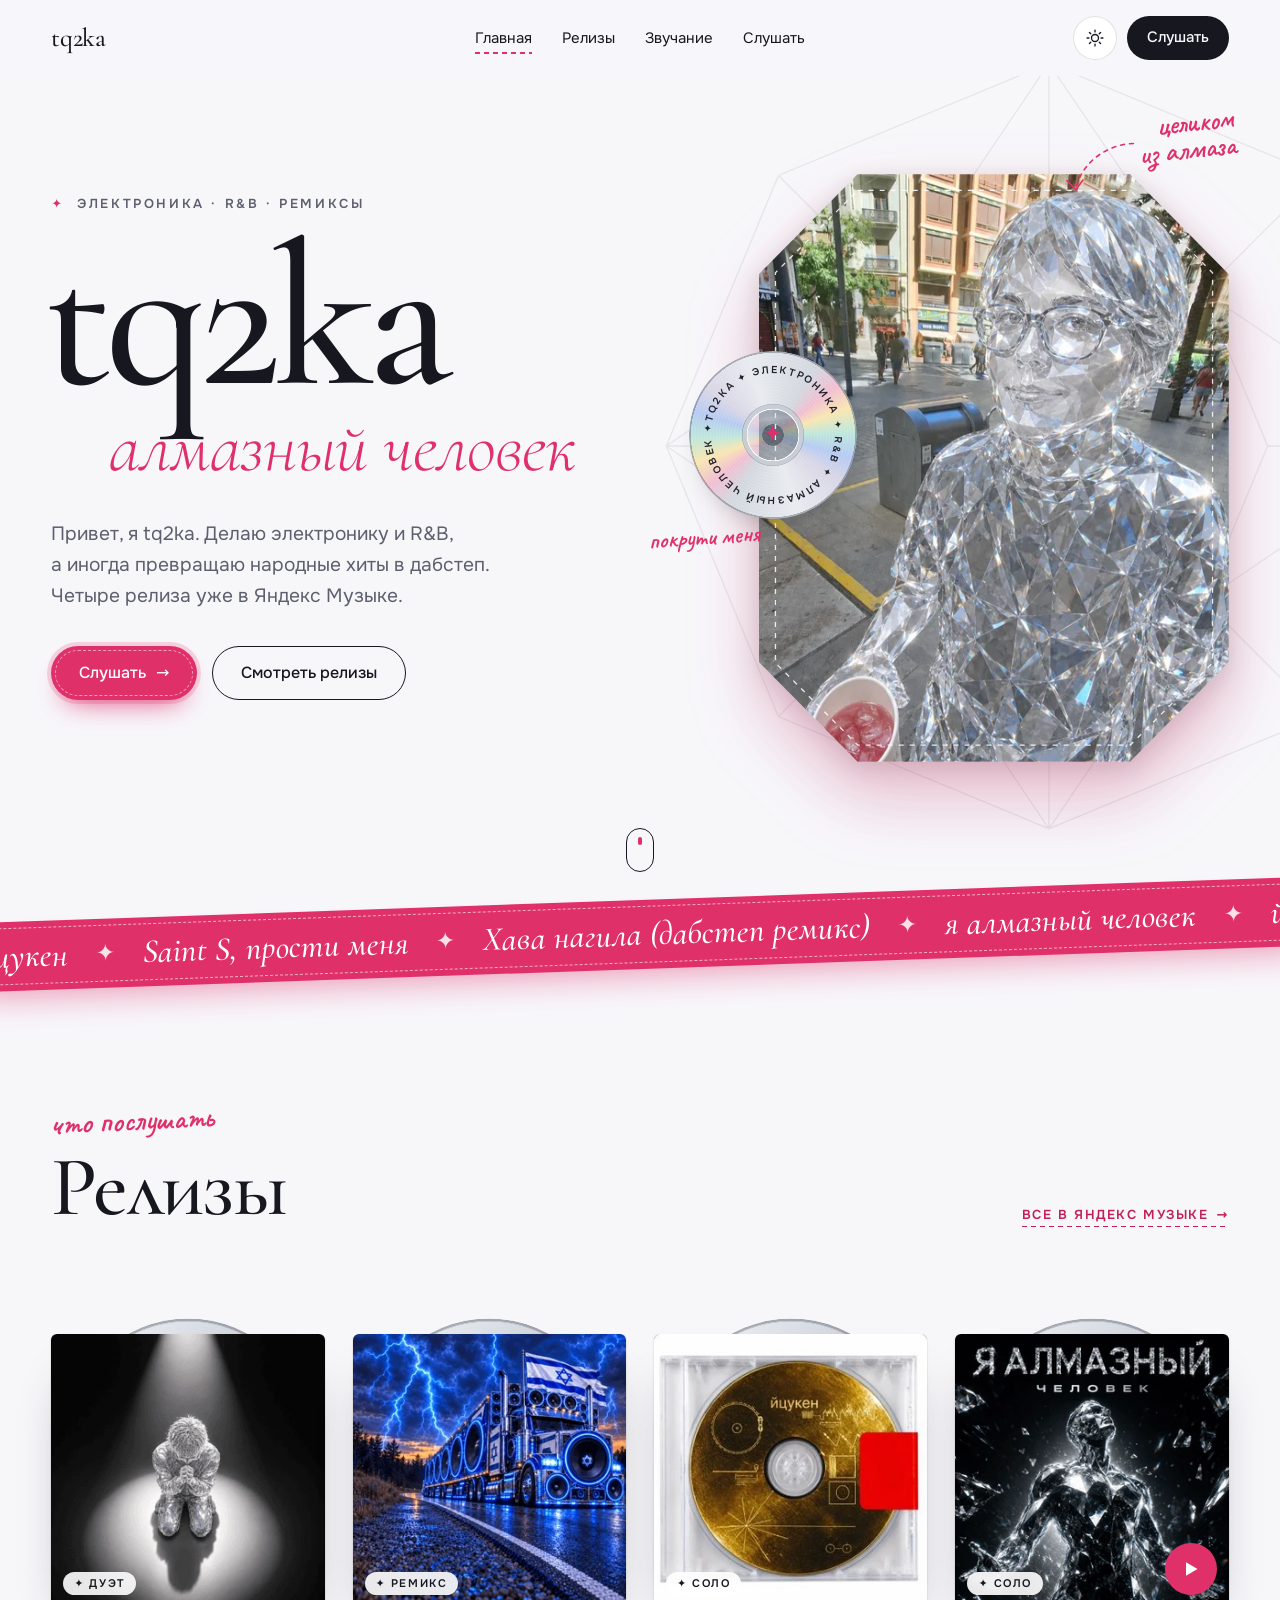
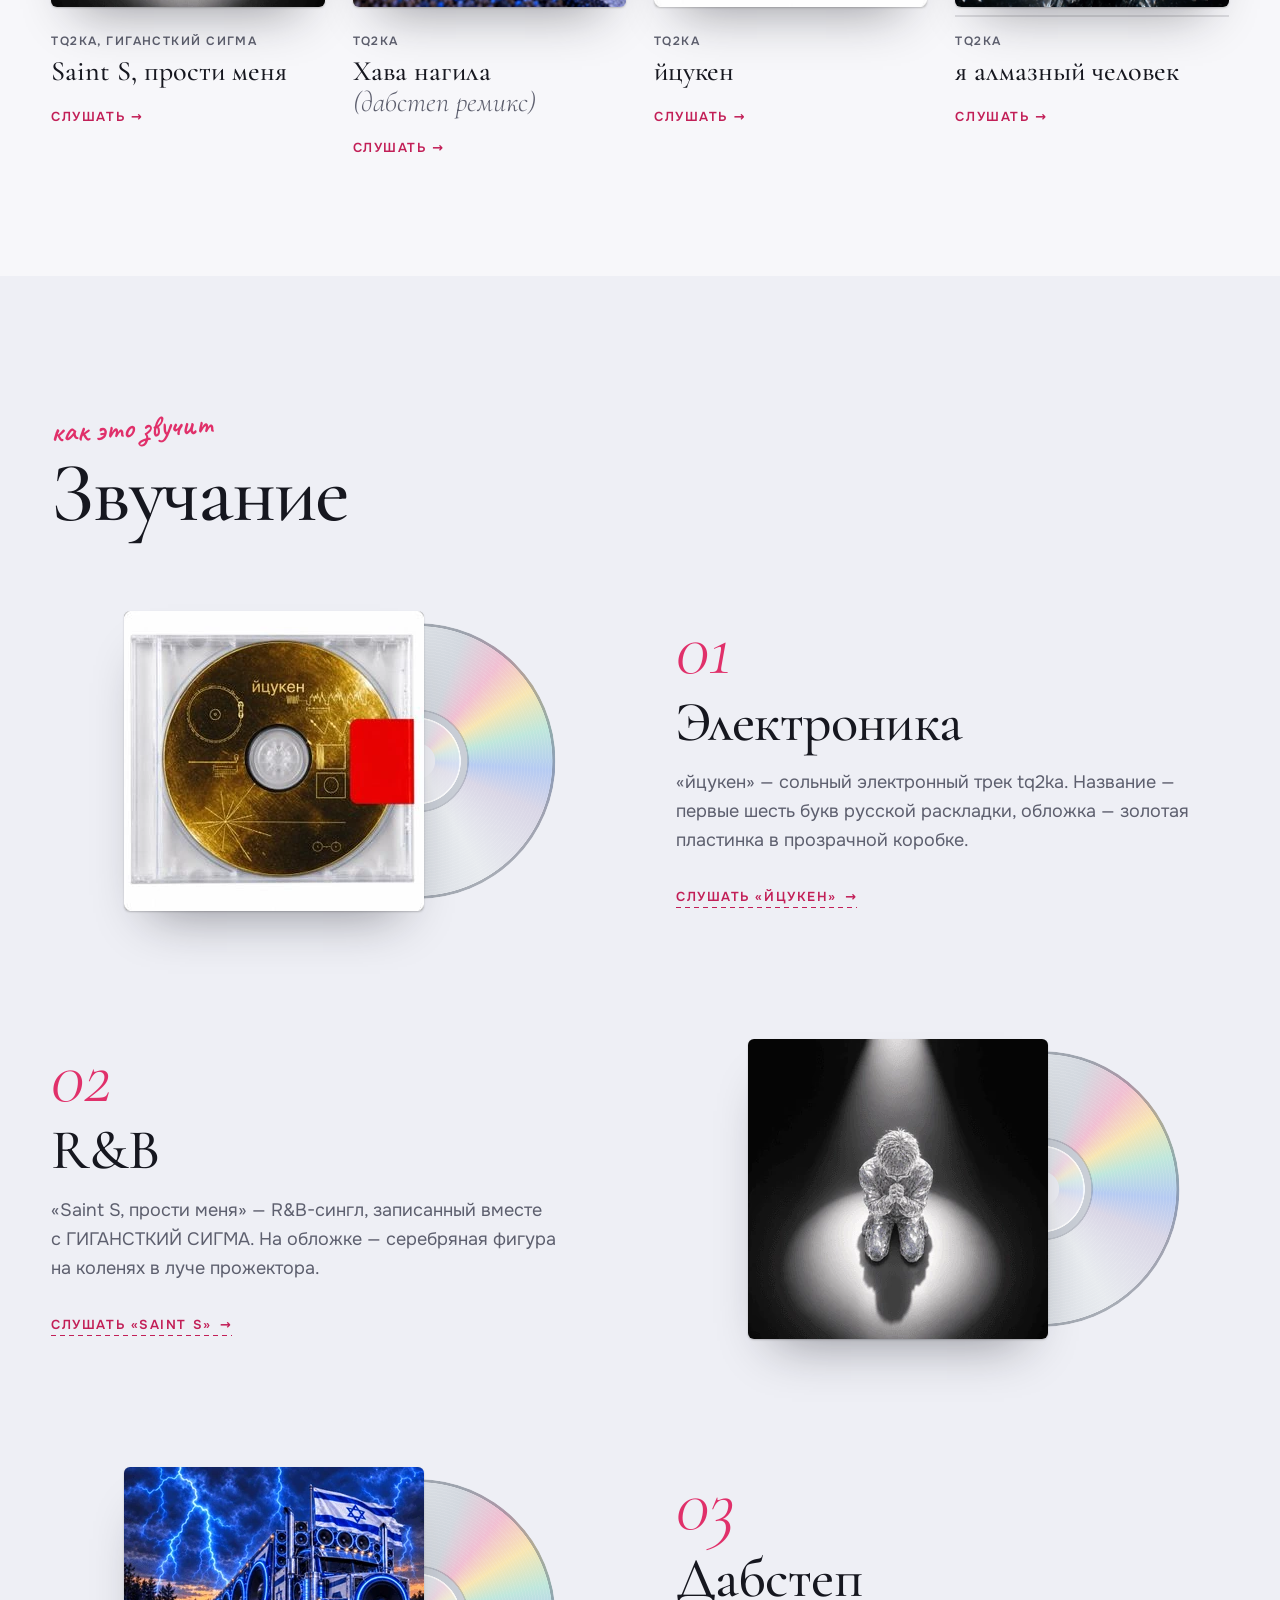
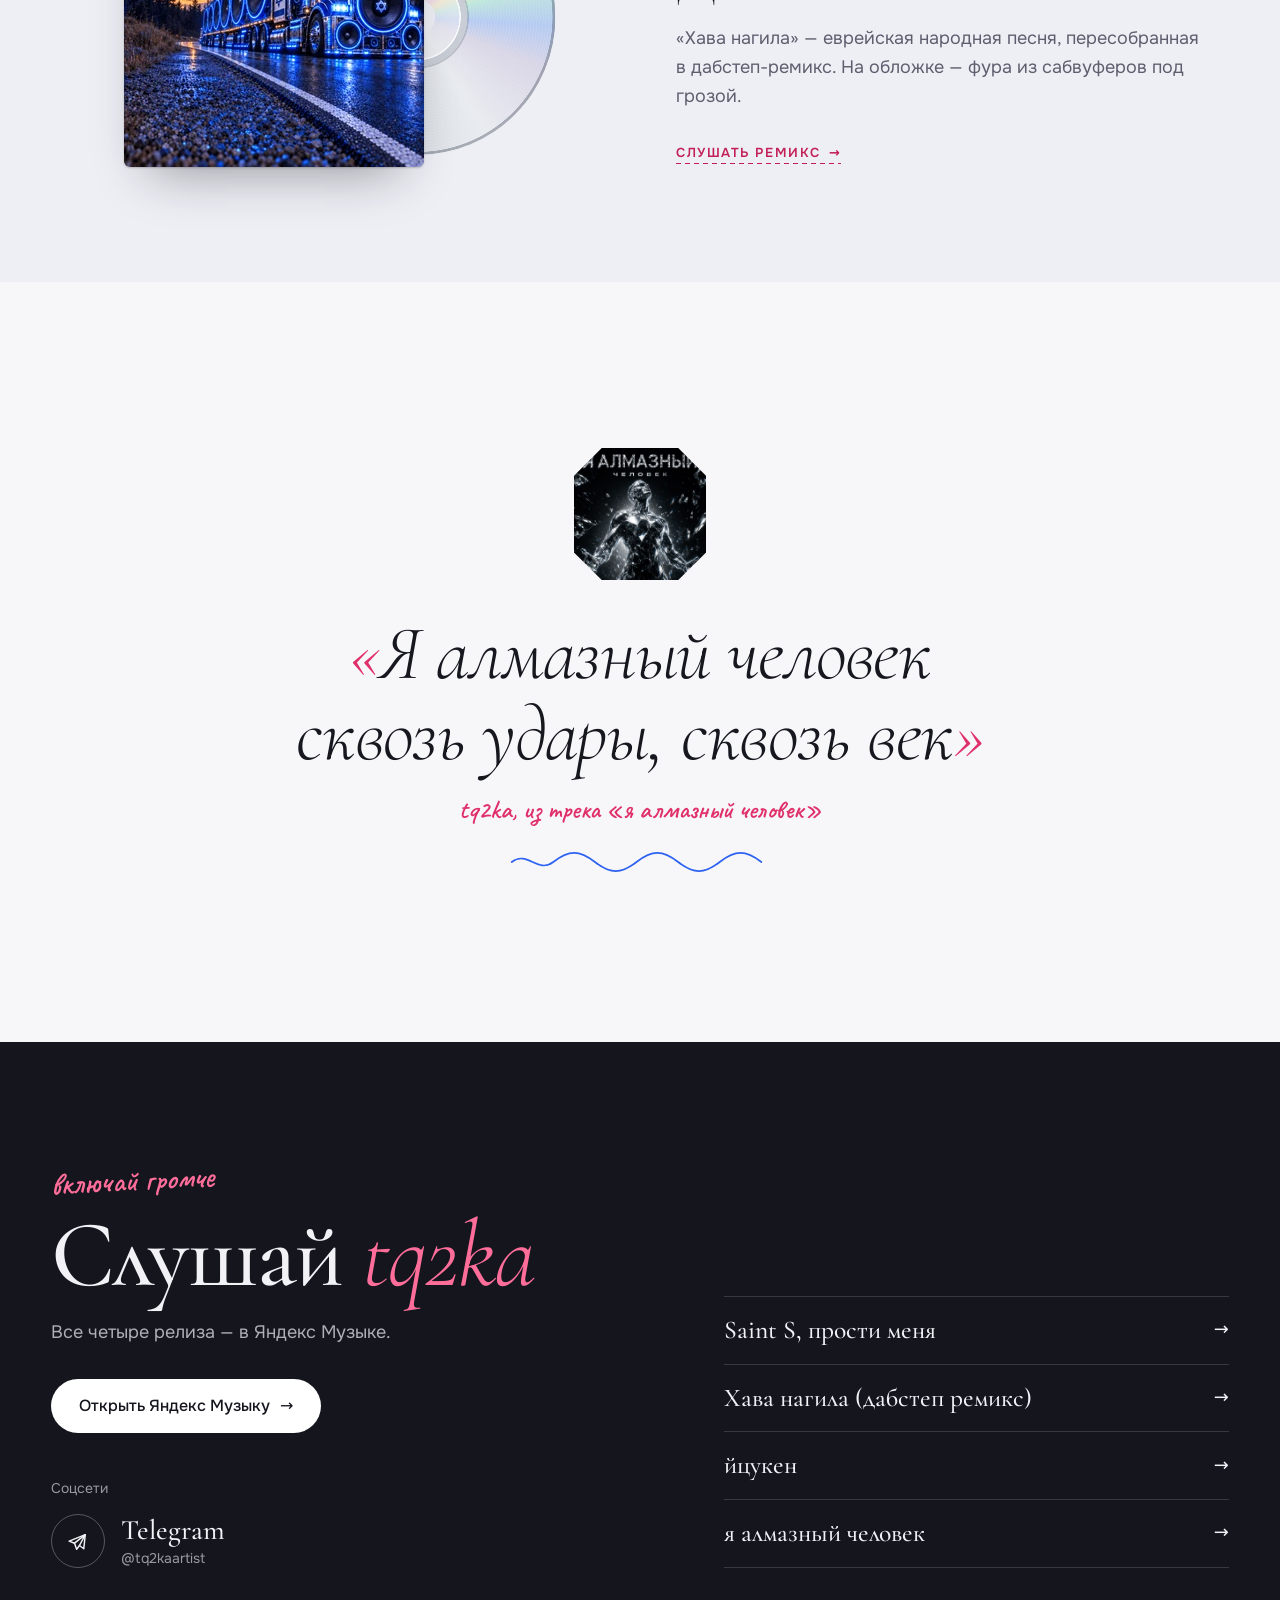
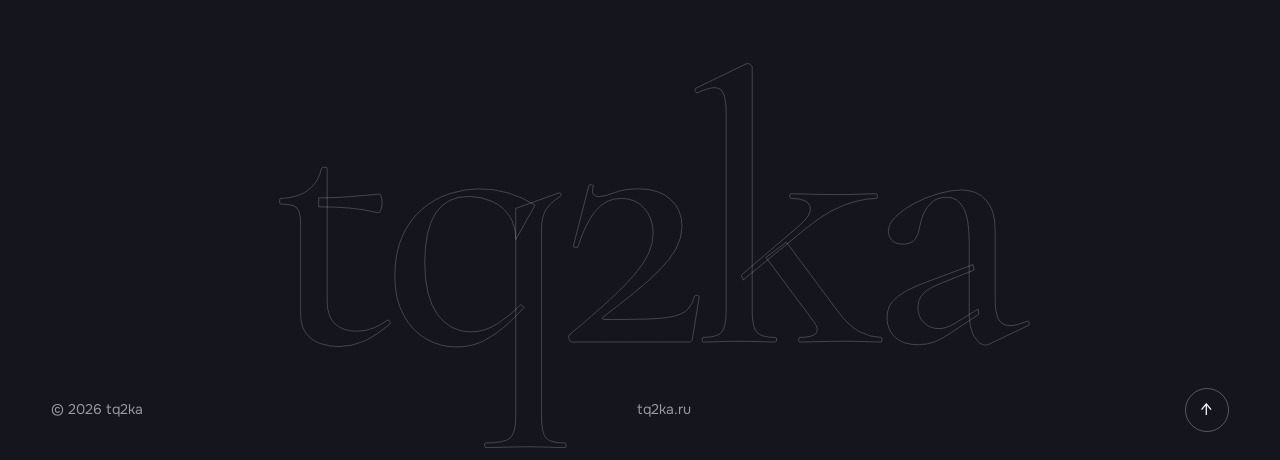
<file: index.html>
<!doctype html>
<html lang="ru">
<head>
  <meta charset="utf-8">
  <meta name="viewport" content="width=device-width, initial-scale=1, viewport-fit=cover">
  <title>tq2ka — алмазный человек</title>
  <meta name="description" content="tq2ka — электроника и R&amp;B. Релизы: «Saint S, прости меня» (с ГИГАНСТКИЙ СИГМА), «Хава нагила (дабстеп ремикс)», «йцукен», «я алмазный человек». Слушать в Яндекс Музыке.">
  <link rel="canonical" href="https://tq2ka.ru/">
  <meta name="color-scheme" content="light dark">
  <meta name="theme-color" content="#f7f7fa">

  <meta property="og:type" content="profile">
  <meta property="og:site_name" content="tq2ka">
  <meta property="og:title" content="tq2ka — алмазный человек">
  <meta property="og:description" content="Электроника и R&amp;B. Четыре релиза в Яндекс Музыке.">
  <meta property="og:url" content="https://tq2ka.ru/">
  <meta property="og:image" content="https://tq2ka.ru/img/og.jpg">
  <meta property="og:image:width" content="1200">
  <meta property="og:image:height" content="630">
  <meta property="og:locale" content="ru_RU">
  <meta name="twitter:card" content="summary_large_image">

  <link rel="icon" href="favicon.ico" sizes="48x48">
  <link rel="icon" type="image/png" sizes="32x32" href="favicon-32.png">
  <link rel="icon" type="image/png" sizes="64x64" href="favicon.png">
  <link rel="apple-touch-icon" href="img/apple-touch-icon.png">
  <link rel="manifest" href="site.webmanifest">

  <link rel="preload" as="image" type="image/webp" imagesrcset="img/tq2ka-640.webp 640w, img/tq2ka.webp 1086w" imagesizes="(min-width: 900px) 34vw, 90vw">
  <link rel="preload" as="font" type="font/woff2" href="fonts/cormorant-garamond-latin-2fed1d.woff2" crossorigin>
  <link rel="stylesheet" href="css/fonts.css">
  <link rel="stylesheet" href="css/style.css">
  <script>document.documentElement.classList.add('js');try{var t=localStorage.getItem('tq2ka-theme');if(t==='dark'||t==='light')document.documentElement.setAttribute('data-theme',t)}catch(e){}</script>

  <script type="application/ld+json">
  {
    "@context": "https://schema.org",
    "@type": "MusicGroup",
    "name": "tq2ka",
    "url": "https://tq2ka.ru/",
    "image": "https://tq2ka.ru/img/tq2ka.jpg",
    "genre": ["Электроника", "R&B"],
    "sameAs": ["https://music.yandex.ru/artist/26457959", "https://t.me/tq2kaartist"],
    "track": [
      {"@type": "MusicRecording", "name": "Saint S, прости меня", "byArtist": [{"@type": "MusicGroup", "name": "tq2ka"}, {"@type": "MusicGroup", "name": "ГИГАНСТКИЙ СИГМА"}]},
      {"@type": "MusicRecording", "name": "Хава нагила (дабстеп ремикс)", "byArtist": {"@type": "MusicGroup", "name": "tq2ka"}},
      {"@type": "MusicRecording", "name": "йцукен", "byArtist": {"@type": "MusicGroup", "name": "tq2ka"}},
      {"@type": "MusicRecording", "name": "я алмазный человек", "byArtist": {"@type": "MusicGroup", "name": "tq2ka"}}
    ]
  }
  </script>
</head>
<body>
  <a class="skip" href="#main">К содержанию</a>
  <div class="progress" aria-hidden="true"><i></i></div>
  <canvas class="trail" aria-hidden="true"></canvas>

  <!-- ───────── Шапка ───────── -->
  <header class="site-header" data-header>
    <a class="logo" href="#top" aria-label="tq2ka, на главную">
      <span class="logo__t">tq2ka</span>
    </a>
    <nav class="nav" aria-label="Меню">
      <ul>
        <li><a href="#top" aria-current="true"><span>Главная</span></a></li>
        <li><a href="#releases"><span>Релизы</span></a></li>
        <li><a href="#sound"><span>Звучание</span></a></li>
        <li><a href="#listen"><span>Слушать</span></a></li>
      </ul>
    </nav>
    <div class="head-r">
      <button class="theme-t" type="button" data-theme-toggle aria-label="Тёмная тема" aria-pressed="false">
        <svg viewBox="0 0 24 24" fill="none" stroke="currentColor" stroke-width="1.6" stroke-linecap="round" aria-hidden="true">
          <g class="sun"><circle cx="12" cy="12" r="4.2"/><path d="M12 2.5v2.2M12 19.3v2.2M2.5 12h2.2M19.3 12h2.2M5.3 5.3l1.6 1.6M17.1 17.1l1.6 1.6M5.3 18.7l1.6-1.6M17.1 6.9l1.6-1.6"/></g>
          <path class="moon" d="M20 14.5A8.5 8.5 0 0 1 9.5 4a8.5 8.5 0 1 0 10.5 10.5z"/>
        </svg>
      </button>
      <a class="pill" href="https://music.yandex.ru/artist/26457959" target="_blank" rel="noopener">Слушать</a>
      <button class="burger" type="button" aria-label="Открыть меню" aria-expanded="false" data-burger><span></span><span></span></button>
    </div>
  </header>

  <div class="menu-full" data-menu hidden>
    <nav aria-label="Меню">
      <a href="#top">Главная</a>
      <a href="#releases">Релизы</a>
      <a href="#sound">Звучание</a>
      <a href="#listen">Слушать</a>
    </nav>
    <div class="menu-full__btns">
      <a class="btn btn--pink" href="https://music.yandex.ru/artist/26457959" target="_blank" rel="noopener">Яндекс Музыка <span aria-hidden="true">→</span></a>
      <a class="btn btn--ghost" href="https://t.me/tq2kaartist" target="_blank" rel="noopener">Telegram</a>
    </div>
  </div>

  <main id="main">

    <!-- ───────── Первый экран ───────── -->
    <section class="hero" id="top">
      <svg class="hero__facets" viewBox="0 0 600 600" aria-hidden="true">
        <polygon points="300,20 498,102 580,300 498,498 300,580 102,498 20,300 102,102"/>
        <polygon points="300,140 413,187 460,300 413,413 300,460 187,413 140,300 187,187"/>
        <path d="M300 20 300 140M498 102 413 187M580 300H460M498 498 413 413M300 580V460M102 498 187 413M20 300H140M102 102 187 187M300 20 413 187 580 300 413 413 300 580 187 413 20 300 187 187Z"/>
      </svg>
      <canvas class="hero__wave" aria-hidden="true"></canvas>

      <div class="hero__text">
        <p class="eyebrow" data-reveal><span class="spark" aria-hidden="true">✦</span> электроника · R&amp;B · ремиксы</p>
        <h1 class="hero__name" data-reveal>
          <span class="n1">tq2ka</span>
          <span class="n2">алмазный человек</span>
        </h1>
        <p class="hero__intro" data-reveal>Привет, я tq2ka. Делаю электронику и&nbsp;R&amp;B, а&nbsp;иногда превращаю народные хиты в&nbsp;дабстеп. Четыре релиза уже в&nbsp;Яндекс Музыке.</p>
        <p class="hero__cta" data-reveal>
          <a class="btn btn--pink" data-magnetic href="https://music.yandex.ru/artist/26457959" target="_blank" rel="noopener">Слушать <span aria-hidden="true">→</span></a>
          <a class="btn btn--ghost" data-magnetic href="#releases">Смотреть релизы</a>
        </p>
      </div>

      <div class="hero__art">
        <p class="note" aria-hidden="true">
          целиком<br>из алмаза
          <svg viewBox="0 0 90 60"><path d="M80 6C60 4 30 14 18 44"/><path d="M10 36l8 10 8-9"/></svg>
        </p>
        <figure class="gem" id="gem" data-parallax="-0.06">
          <div class="gem__clip">
            <picture>
              <source type="image/webp" srcset="img/tq2ka-640.webp 640w, img/tq2ka.webp 1086w" sizes="(min-width: 900px) 34vw, 90vw">
              <img src="img/tq2ka.jpg" width="1086" height="1086" alt="tq2ka: человек из прозрачного алмаза со стаканом розового напитка на улице южного города" fetchpriority="high">
            </picture>
            <canvas class="gem__fire" aria-hidden="true"></canvas>
          </div>
          <svg class="gem__stitch" viewBox="0 0 400 500" preserveAspectRatio="none" aria-hidden="true">
            <polygon points="84,14 316,14 386,84 386,416 316,486 84,486 14,416 14,84"/>
          </svg>
        </figure>
        <div class="badge" data-parallax="0.08" data-turntable data-src="audio/almaz.mp3" tabindex="0" role="button"
             aria-label="Пластинка «я алмазный человек»: покрути её мышкой или пальцем — заиграет песня. Скорость и тон зависят от скорости вращения. С клавиатуры: стрелки влево и вправо.">
          <div class="badge__spin">
          <span class="badge__disc"></span>
          <svg class="badge__text" viewBox="0 0 200 200" aria-hidden="true">
            <defs><path id="circ" d="M100,100 m-74,0 a74,74 0 1,1 148,0 a74,74 0 1,1 -148,0"/></defs>
            <text textLength="462" lengthAdjust="spacing"><textPath href="#circ" textLength="462" lengthAdjust="spacing">tq2ka ✦ электроника ✦ R&amp;B ✦ алмазный человек ✦</textPath></text>
          </svg>
          </div>
          <span class="badge__core" aria-hidden="true">✦</span>
          <span class="badge__hint" aria-hidden="true">покрути меня</span>
        </div>
      </div>

      <a class="scroll-cue" href="#releases" aria-label="Прокрутить к релизам"><span></span></a>
    </section>

    <!-- ───────── Лента ───────── -->
    <div class="ribbon" aria-hidden="true">
      <div class="ribbon__track">
        <span>йцукен</span><i>✦</i><span>Saint S, прости меня</span><i>✦</i><span>Хава нагила (дабстеп ремикс)</span><i>✦</i><span>я алмазный человек</span><i>✦</i>
        <span>йцукен</span><i>✦</i><span>Saint S, прости меня</span><i>✦</i><span>Хава нагила (дабстеп ремикс)</span><i>✦</i><span>я алмазный человек</span><i>✦</i>
      </div>
    </div>

    <!-- ───────── Релизы ───────── -->
    <section class="section" id="releases" aria-labelledby="releases-h">
      <div class="section-head" data-reveal>
        <div>
          <p class="script">что послушать</p>
          <h2 id="releases-h">Релизы</h2>
        </div>
        <a class="more" href="https://music.yandex.ru/artist/26457959" target="_blank" rel="noopener">Все в Яндекс Музыке <span aria-hidden="true">→</span></a>
      </div>

      <!--
        Трек в плеер: data-audio="audio/файл.mp3" у нужной карточки.
        Точная ссылка: замени адрес поиска на music.yandex.ru/album/…
      -->
      <ul class="cards">
        <li class="rcard release" id="saint-s" data-audio="" data-reveal>
          <div class="rcard__case release__case">
            <span class="disc" aria-hidden="true"></span>
            <img class="rcard__cover" src="img/saint-s.webp" width="300" height="300" loading="lazy" alt="Обложка «Saint S, прости меня»: серебряная фигура на коленях в луче прожектора">
            <span class="tag">✦ дуэт</span>
          </div>
          <p class="rcard__by">tq2ka, ГИГАНСТКИЙ СИГМА</p>
          <h3 class="rcard__t release__name">Saint S, прости меня</h3>
          <a class="rcard__go" href="https://music.yandex.ru/search?text=tq2ka%20Saint%20S%2C%20%D0%BF%D1%80%D0%BE%D1%81%D1%82%D0%B8%20%D0%BC%D0%B5%D0%BD%D1%8F" target="_blank" rel="noopener">Слушать <span aria-hidden="true">→</span></a>
        </li>
        <li class="rcard release" id="hava-nagila" data-audio="" data-reveal>
          <div class="rcard__case release__case">
            <span class="disc" aria-hidden="true"></span>
            <img class="rcard__cover" src="img/hava-nagila.webp" width="300" height="300" loading="lazy" alt="Обложка «Хава нагила (дабстеп ремикс)»: фура с сабвуферами и флагами Израиля под молниями">
            <span class="tag">✦ ремикс</span>
          </div>
          <p class="rcard__by">tq2ka</p>
          <h3 class="rcard__t release__name">Хава нагила <em>(дабстеп ремикс)</em></h3>
          <a class="rcard__go" href="https://music.yandex.ru/search?text=tq2ka%20%D0%A5%D0%B0%D0%B2%D0%B0%20%D0%BD%D0%B0%D0%B3%D0%B8%D0%BB%D0%B0" target="_blank" rel="noopener">Слушать <span aria-hidden="true">→</span></a>
        </li>
        <li class="rcard release" id="ytsuken" data-audio="" data-reveal>
          <div class="rcard__case release__case">
            <span class="disc" aria-hidden="true"></span>
            <img class="rcard__cover" src="img/ytsuken.webp" width="300" height="300" loading="lazy" alt="Обложка «йцукен»: золотой диск в прозрачной коробке с красной наклейкой">
            <span class="tag">✦ соло</span>
          </div>
          <p class="rcard__by">tq2ka</p>
          <h3 class="rcard__t release__name">йцукен</h3>
          <a class="rcard__go" href="https://music.yandex.ru/search?text=tq2ka%20%D0%B9%D1%86%D1%83%D0%BA%D0%B5%D0%BD" target="_blank" rel="noopener">Слушать <span aria-hidden="true">→</span></a>
        </li>
        <li class="rcard release" id="almaz" data-audio="audio/almaz.mp3" data-reveal>
          <div class="rcard__case release__case">
            <span class="disc" aria-hidden="true"></span>
            <img class="rcard__cover" src="img/almaz.webp" width="300" height="300" loading="lazy" alt="Обложка «я алмазный человек»: алмазная фигура среди летящих осколков">
            <span class="tag">✦ соло</span>
          </div>
          <p class="rcard__by">tq2ka</p>
          <h3 class="rcard__t release__name">я алмазный человек</h3>
          <a class="rcard__go" href="https://music.yandex.ru/search?text=tq2ka%20%D1%8F%20%D0%B0%D0%BB%D0%BC%D0%B0%D0%B7%D0%BD%D1%8B%D0%B9%20%D1%87%D0%B5%D0%BB%D0%BE%D0%B2%D0%B5%D0%BA" target="_blank" rel="noopener">Слушать <span aria-hidden="true">→</span></a>
        </li>
      </ul>
    </section>

    <!-- ───────── Звучание ───────── -->
    <section class="section section--alt" id="sound" aria-labelledby="sound-h">
      <div class="section-head" data-reveal>
        <div>
          <p class="script">как это звучит</p>
          <h2 id="sound-h">Звучание</h2>
        </div>
      </div>

      <article class="srow" data-reveal>
        <div class="shot">
          <span class="shot__disc" data-spin aria-hidden="true"></span>
          <img src="img/ytsuken.webp" width="300" height="300" loading="lazy" alt="">
        </div>
        <div class="srow__text">
          <p class="srow__n">01</p>
          <h3>Электроника</h3>
          <p>«йцукен» — сольный электронный трек tq2ka. Название — первые шесть букв русской раскладки, обложка — золотая пластинка в&nbsp;прозрачной коробке.</p>
          <a class="more" href="https://music.yandex.ru/search?text=tq2ka%20%D0%B9%D1%86%D1%83%D0%BA%D0%B5%D0%BD" target="_blank" rel="noopener">Слушать «йцукен» <span aria-hidden="true">→</span></a>
        </div>
      </article>

      <article class="srow srow--flip" data-reveal>
        <div class="shot">
          <span class="shot__disc" data-spin aria-hidden="true"></span>
          <img src="img/saint-s.webp" width="300" height="300" loading="lazy" alt="">
        </div>
        <div class="srow__text">
          <p class="srow__n">02</p>
          <h3>R&amp;B</h3>
          <p>«Saint S, прости меня» — R&amp;B-сингл, записанный вместе с&nbsp;ГИГАНСТКИЙ СИГМА. На&nbsp;обложке — серебряная фигура на&nbsp;коленях в&nbsp;луче прожектора.</p>
          <a class="more" href="https://music.yandex.ru/search?text=tq2ka%20Saint%20S%2C%20%D0%BF%D1%80%D0%BE%D1%81%D1%82%D0%B8%20%D0%BC%D0%B5%D0%BD%D1%8F" target="_blank" rel="noopener">Слушать «Saint S» <span aria-hidden="true">→</span></a>
        </div>
      </article>

      <article class="srow" data-reveal>
        <div class="shot">
          <span class="shot__disc" data-spin aria-hidden="true"></span>
          <img src="img/hava-nagila.webp" width="300" height="300" loading="lazy" alt="">
        </div>
        <div class="srow__text">
          <p class="srow__n">03</p>
          <h3>Дабстеп</h3>
          <p>«Хава нагила» — еврейская народная песня, пересобранная в&nbsp;дабстеп-ремикс. На&nbsp;обложке — фура из&nbsp;сабвуферов под грозой.</p>
          <a class="more" href="https://music.yandex.ru/search?text=tq2ka%20%D0%A5%D0%B0%D0%B2%D0%B0%20%D0%BD%D0%B0%D0%B3%D0%B8%D0%BB%D0%B0" target="_blank" rel="noopener">Слушать ремикс <span aria-hidden="true">→</span></a>
        </div>
      </article>
    </section>

    <!-- ───────── Цитата ───────── -->
    <section class="quote" aria-label="Цитата">
      <figure data-reveal>
        <div class="quote__cover">
          <img src="img/almaz.webp" width="300" height="300" loading="lazy" alt="Обложка «я алмазный человек»">
        </div>
        <blockquote><p>Я&nbsp;алмазный человек <span>сквозь удары, сквозь&nbsp;век</span></p></blockquote>
        <figcaption>tq2ka, из трека «я алмазный человек»</figcaption>
        <svg class="quote__wave" viewBox="0 0 300 30" aria-hidden="true"><path d="M2 15c18-14 30 14 48 0s30-14 48 0 30 14 48 0 30-14 48 0 30 14 48 0 30-14 48 0"/></svg>
      </figure>
    </section>
  </main>

  <!-- ───────── Подвал ───────── -->
  <footer class="foot" id="listen">
    <div class="foot__grid">
      <div data-reveal>
        <p class="script">включай громче</p>
        <h2 class="foot__h">Слушай <em>tq2ka</em></h2>
        <p class="foot__p">Все четыре релиза — в&nbsp;Яндекс Музыке.</p>
        <a class="btn btn--light" data-magnetic href="https://music.yandex.ru/artist/26457959" target="_blank" rel="noopener">Открыть Яндекс Музыку <span aria-hidden="true">→</span></a>
        <div class="social">
          <p class="social__t">Соцсети</p>
          <a class="tg" href="https://t.me/tq2kaartist" target="_blank" rel="noopener">
            <span class="tg__i" aria-hidden="true"><svg viewBox="0 0 24 24" fill="none" stroke="currentColor" stroke-width="1.6" stroke-linejoin="round" stroke-linecap="round"><path d="M21 4 3.4 11.1l5.9 2.2 2.3 6.7 3.1-4.2 4.7 3.6L21 4Z"/><path d="M9.3 13.3 21 4l-6.3 11.8"/></svg></span>
            <span class="tg__n">Telegram <small>@tq2kaartist</small></span>
          </a>
        </div>
      </div>
      <ul class="foot__list" data-reveal>
        <li><a href="https://music.yandex.ru/search?text=tq2ka%20Saint%20S%2C%20%D0%BF%D1%80%D0%BE%D1%81%D1%82%D0%B8%20%D0%BC%D0%B5%D0%BD%D1%8F" target="_blank" rel="noopener"><span>Saint S, прости меня</span><i aria-hidden="true">→</i></a></li>
        <li><a href="https://music.yandex.ru/search?text=tq2ka%20%D0%A5%D0%B0%D0%B2%D0%B0%20%D0%BD%D0%B0%D0%B3%D0%B8%D0%BB%D0%B0" target="_blank" rel="noopener"><span>Хава нагила (дабстеп ремикс)</span><i aria-hidden="true">→</i></a></li>
        <li><a href="https://music.yandex.ru/search?text=tq2ka%20%D0%B9%D1%86%D1%83%D0%BA%D0%B5%D0%BD" target="_blank" rel="noopener"><span>йцукен</span><i aria-hidden="true">→</i></a></li>
        <li><a href="https://music.yandex.ru/search?text=tq2ka%20%D1%8F%20%D0%B0%D0%BB%D0%BC%D0%B0%D0%B7%D0%BD%D1%8B%D0%B9%20%D1%87%D0%B5%D0%BB%D0%BE%D0%B2%D0%B5%D0%BA" target="_blank" rel="noopener"><span>я алмазный человек</span><i aria-hidden="true">→</i></a></li>
      </ul>
    </div>
    <p class="foot__giant" aria-hidden="true">tq2ka</p>
    <div class="foot__bar">
      <span>© 2026 tq2ka</span>
      <span>tq2ka.ru</span>
      <a class="up" href="#top" aria-label="Наверх">↑</a>
    </div>
  </footer>

  <script src="js/sparkles.js" defer></script>
  <script src="js/main.js" defer></script>
</body>
</html>
</file>
<file: css/fonts.css>
@font-face{font-family:'Caveat';font-style:normal;font-weight:500;font-display:swap;src:url(../fonts/caveat-cyrillic-12c256.woff2) format('woff2');unicode-range:U+0301, U+0400-045F, U+0490-0491, U+04B0-04B1, U+2116}
@font-face{font-family:'Caveat';font-style:normal;font-weight:500;font-display:swap;src:url(../fonts/caveat-latin-14ecf1.woff2) format('woff2');unicode-range:U+0000-00FF, U+0131, U+0152-0153, U+02BB-02BC, U+02C6, U+02DA, U+02DC, U+0304, U+0308, U+0329, U+2000-206F, U+20AC, U+2122, U+2191, U+2193, U+2212, U+2215, U+FEFF, U+FFFD}
@font-face{font-family:'Caveat';font-style:normal;font-weight:600;font-display:swap;src:url(../fonts/caveat-cyrillic-12c256.woff2) format('woff2');unicode-range:U+0301, U+0400-045F, U+0490-0491, U+04B0-04B1, U+2116}
@font-face{font-family:'Caveat';font-style:normal;font-weight:600;font-display:swap;src:url(../fonts/caveat-latin-14ecf1.woff2) format('woff2');unicode-range:U+0000-00FF, U+0131, U+0152-0153, U+02BB-02BC, U+02C6, U+02DA, U+02DC, U+0304, U+0308, U+0329, U+2000-206F, U+20AC, U+2122, U+2191, U+2193, U+2212, U+2215, U+FEFF, U+FFFD}
@font-face{font-family:'Cormorant Garamond';font-style:italic;font-weight:300;font-display:swap;src:url(../fonts/cormorant-garamond-cyrillic-034e3f.woff2) format('woff2');unicode-range:U+0301, U+0400-045F, U+0490-0491, U+04B0-04B1, U+2116}
@font-face{font-family:'Cormorant Garamond';font-style:italic;font-weight:300;font-display:swap;src:url(../fonts/cormorant-garamond-latin-25e309.woff2) format('woff2');unicode-range:U+0000-00FF, U+0131, U+0152-0153, U+02BB-02BC, U+02C6, U+02DA, U+02DC, U+0304, U+0308, U+0329, U+2000-206F, U+20AC, U+2122, U+2191, U+2193, U+2212, U+2215, U+FEFF, U+FFFD}
@font-face{font-family:'Cormorant Garamond';font-style:italic;font-weight:500;font-display:swap;src:url(../fonts/cormorant-garamond-cyrillic-034e3f.woff2) format('woff2');unicode-range:U+0301, U+0400-045F, U+0490-0491, U+04B0-04B1, U+2116}
@font-face{font-family:'Cormorant Garamond';font-style:italic;font-weight:500;font-display:swap;src:url(../fonts/cormorant-garamond-latin-25e309.woff2) format('woff2');unicode-range:U+0000-00FF, U+0131, U+0152-0153, U+02BB-02BC, U+02C6, U+02DA, U+02DC, U+0304, U+0308, U+0329, U+2000-206F, U+20AC, U+2122, U+2191, U+2193, U+2212, U+2215, U+FEFF, U+FFFD}
@font-face{font-family:'Cormorant Garamond';font-style:normal;font-weight:300;font-display:swap;src:url(../fonts/cormorant-garamond-cyrillic-4f4a82.woff2) format('woff2');unicode-range:U+0301, U+0400-045F, U+0490-0491, U+04B0-04B1, U+2116}
@font-face{font-family:'Cormorant Garamond';font-style:normal;font-weight:300;font-display:swap;src:url(../fonts/cormorant-garamond-latin-2fed1d.woff2) format('woff2');unicode-range:U+0000-00FF, U+0131, U+0152-0153, U+02BB-02BC, U+02C6, U+02DA, U+02DC, U+0304, U+0308, U+0329, U+2000-206F, U+20AC, U+2122, U+2191, U+2193, U+2212, U+2215, U+FEFF, U+FFFD}
@font-face{font-family:'Cormorant Garamond';font-style:normal;font-weight:500;font-display:swap;src:url(../fonts/cormorant-garamond-cyrillic-4f4a82.woff2) format('woff2');unicode-range:U+0301, U+0400-045F, U+0490-0491, U+04B0-04B1, U+2116}
@font-face{font-family:'Cormorant Garamond';font-style:normal;font-weight:500;font-display:swap;src:url(../fonts/cormorant-garamond-latin-2fed1d.woff2) format('woff2');unicode-range:U+0000-00FF, U+0131, U+0152-0153, U+02BB-02BC, U+02C6, U+02DA, U+02DC, U+0304, U+0308, U+0329, U+2000-206F, U+20AC, U+2122, U+2191, U+2193, U+2212, U+2215, U+FEFF, U+FFFD}
@font-face{font-family:'Onest';font-style:normal;font-weight:400;font-display:swap;src:url(../fonts/onest-cyrillic-4c7562.woff2) format('woff2');unicode-range:U+0301, U+0400-045F, U+0490-0491, U+04B0-04B1, U+2116}
@font-face{font-family:'Onest';font-style:normal;font-weight:400;font-display:swap;src:url(../fonts/onest-latin-cebbb5.woff2) format('woff2');unicode-range:U+0000-00FF, U+0131, U+0152-0153, U+02BB-02BC, U+02C6, U+02DA, U+02DC, U+0304, U+0308, U+0329, U+2000-206F, U+20AC, U+2122, U+2191, U+2193, U+2212, U+2215, U+FEFF, U+FFFD}
@font-face{font-family:'Onest';font-style:normal;font-weight:500;font-display:swap;src:url(../fonts/onest-cyrillic-4c7562.woff2) format('woff2');unicode-range:U+0301, U+0400-045F, U+0490-0491, U+04B0-04B1, U+2116}
@font-face{font-family:'Onest';font-style:normal;font-weight:500;font-display:swap;src:url(../fonts/onest-latin-cebbb5.woff2) format('woff2');unicode-range:U+0000-00FF, U+0131, U+0152-0153, U+02BB-02BC, U+02C6, U+02DA, U+02DC, U+0304, U+0308, U+0329, U+2000-206F, U+20AC, U+2122, U+2191, U+2193, U+2212, U+2215, U+FEFF, U+FFFD}
@font-face{font-family:'Onest';font-style:normal;font-weight:600;font-display:swap;src:url(../fonts/onest-cyrillic-4c7562.woff2) format('woff2');unicode-range:U+0301, U+0400-045F, U+0490-0491, U+04B0-04B1, U+2116}
@font-face{font-family:'Onest';font-style:normal;font-weight:600;font-display:swap;src:url(../fonts/onest-latin-cebbb5.woff2) format('woff2');unicode-range:U+0000-00FF, U+0131, U+0152-0153, U+02BB-02BC, U+02C6, U+02DA, U+02DC, U+0304, U+0308, U+0329, U+2000-206F, U+20AC, U+2122, U+2191, U+2193, U+2212, U+2215, U+FEFF, U+FFFD}
</file>
<file: css/style.css>
/* tq2ka.ru
   Мотивы: огранка (рамка-изумруд, схема бриллианта), CD (бейдж, диски за обложками),
   звуковая волна вместо нитки, искры за курсором.
   Тема — системная (prefers-color-scheme), кнопка в шапке переключает вручную. */

/* ───────── Палитра ───────── */
:root {
  --bg: #f7f7fa;          /* лёд */
  --bg-2: #eeeff5;
  --card: #ffffff;
  --ink: #16171f;         /* тушь */
  --muted: #5d5f6e;
  --line: rgba(22, 23, 31, .12);
  --pink: #e0306a;        /* розовый напиток с аватарки */
  --pink-ink: #c21f57;    /* розовый для мелкого текста */
  --blue: #2e62f0;        /* молния с обложки «Хава нагила» */
  --gold: #c08a1e;        /* «йцукен» */
  --shadow: 0 28px 50px -26px rgba(22, 23, 31, .45);
  --foot: #14151d;
  --foot-ink: #f1f1f6;

  --serif: 'Cormorant Garamond', 'Cormorant', 'Times New Roman', serif;
  --sans: 'Onest', 'Segoe UI', system-ui, sans-serif;
  --hand: 'Caveat', 'Segoe Print', cursive;

  --gutter: clamp(16px, 4vw, 56px);
  --max: 1280px;
  --head-h: 76px;

  color-scheme: light;
}

/* тёмная: по системе (если не выбрана светлая вручную) или по кнопке */
@media (prefers-color-scheme: dark) {
  :root:not([data-theme="light"]) {
    --bg: #0f1016;
    --bg-2: #161722;
    --card: #1b1c27;
    --ink: #ecedf3;
    --muted: #a3a5b5;
    --line: rgba(236, 237, 243, .14);
    --pink: #ff4f86;
    --pink-ink: #ff6e9a;
    --blue: #7196ff;
    --gold: #e2b04a;
    --shadow: 0 30px 60px -24px rgba(0, 0, 0, .8);
    --foot: #08080c;
    color-scheme: dark;
  }
}
:root[data-theme="dark"] {
  --bg: #0f1016;
  --bg-2: #161722;
  --card: #1b1c27;
  --ink: #ecedf3;
  --muted: #a3a5b5;
  --line: rgba(236, 237, 243, .14);
  --pink: #ff4f86;
  --pink-ink: #ff6e9a;
  --blue: #7196ff;
  --gold: #e2b04a;
  --shadow: 0 30px 60px -24px rgba(0, 0, 0, .8);
  --foot: #08080c;
  color-scheme: dark;
}
/* светлая вручную при тёмной системе: запрещаем браузеру «затемнять» страницу */
:root[data-theme="light"] { color-scheme: only light; }

/* ───────── База ───────── */
*, *::before, *::after { box-sizing: border-box; }
html { -webkit-text-size-adjust: 100%; text-size-adjust: 100%; scroll-padding-top: var(--head-h); overflow-x: clip; }
@media (prefers-reduced-motion: no-preference) { html { scroll-behavior: smooth; } }

body {
  margin: 0;
  background: var(--bg);
  color: var(--ink);
  font: 400 18px/1.6 var(--sans);
  -webkit-font-smoothing: antialiased;
  overflow-x: hidden;
  overflow-x: clip;
  transition: background-color .4s ease, color .4s ease;
}
::selection { background: var(--pink); color: #fff; }
img { max-width: 100%; height: auto; display: block; }
a { color: inherit; }
:focus-visible { outline: 2px solid var(--pink); outline-offset: 4px; border-radius: 4px; }

.skip {
  position: fixed; left: 16px; top: -100px; z-index: 100;
  padding: 10px 16px; background: var(--ink); color: var(--bg); text-decoration: none;
}
.skip:focus { top: 12px; }

/* прогресс чтения: полоска спектра */
.progress { position: fixed; inset: 0 0 auto; height: 3px; z-index: 60; pointer-events: none; }
.progress i {
  display: block; height: 100%;
  background: linear-gradient(90deg, var(--pink), var(--blue), var(--gold));
  transform-origin: 0 50%; transform: scaleX(var(--p, 0));
}

/* искры за курсором */
.trail { position: fixed; inset: 0; width: 100%; height: 100%; z-index: 55; pointer-events: none; }

/* ───────── Шапка ───────── */
.site-header {
  position: fixed; inset: 0 0 auto; z-index: 50;
  height: var(--head-h);
  display: flex; align-items: center; gap: 24px;
  padding: 0 var(--gutter);
  background: color-mix(in srgb, var(--bg) 82%, transparent);
  -webkit-backdrop-filter: blur(14px) saturate(1.4);
  backdrop-filter: blur(14px) saturate(1.4);
  border-bottom: 1px solid transparent;
  transition: transform .45s cubic-bezier(.2, .7, .2, 1), border-color .3s, background-color .4s;
}
.site-header.is-scrolled { border-bottom-color: var(--line); }
.site-header.is-hidden { transform: translateY(-100%); }

.logo { display: flex; align-items: center; gap: 12px; text-decoration: none; margin-right: auto; }
.logo__t { font: 500 26px/1 var(--serif); letter-spacing: -.01em; }

.nav { display: none; }
.nav ul { list-style: none; margin: 0; padding: 0; display: flex; gap: 6px; }
.nav a {
  position: relative; display: block; padding: 8px 12px;
  font-size: 15px; text-decoration: none; color: var(--ink);
}
.nav a span { position: relative; }
.nav a span::after {
  content: ""; position: absolute; left: 0; right: 0; bottom: -6px; height: 2px;
  background: repeating-linear-gradient(90deg, var(--pink) 0 5px, transparent 5px 9px);
  transform: scaleX(0); transform-origin: 0 50%; transition: transform .35s ease;
}
.nav a:hover span::after, .nav a[aria-current="true"] span::after { transform: scaleX(1); }

.head-r { display: flex; align-items: center; gap: 10px; }

.theme-t {
  position: relative; width: 44px; height: 44px; border-radius: 50%;
  border: 1px solid var(--line); background: var(--card); color: var(--ink);
  display: grid; place-items: center; cursor: pointer;
}
.theme-t svg { width: 20px; height: 20px; }
.theme-t .sun, .theme-t .moon { transition: opacity .35s, transform .5s cubic-bezier(.2, .7, .2, 1); transform-origin: 12px 12px; }
.theme-t .moon { opacity: 0; transform: rotate(-90deg) scale(.5); }
.is-dark .theme-t .sun { opacity: 0; transform: rotate(90deg) scale(.5); }
.is-dark .theme-t .moon { opacity: 1; transform: none; }

.pill {
  display: none; align-items: center; height: 44px; padding: 0 20px;
  border-radius: 999px; background: var(--ink); color: var(--bg);
  font: 500 15px/1 var(--sans); text-decoration: none;
  transition: background-color .25s, color .25s;
}
.pill:hover { background: var(--pink); color: #fff; }

.burger {
  width: 44px; height: 44px; border-radius: 50%; border: 1px solid var(--line);
  background: var(--card); cursor: pointer; display: grid; place-content: center; gap: 6px;
}
.burger span { display: block; width: 18px; height: 1.6px; background: var(--ink); transition: transform .35s; }
.burger[aria-expanded="true"] span:first-child { transform: translateY(3.8px) rotate(45deg); }
.burger[aria-expanded="true"] span:last-child { transform: translateY(-3.8px) rotate(-45deg); }

@media (min-width: 960px) {
  .nav { display: block; position: absolute; left: 50%; transform: translateX(-50%); }
  .pill { display: inline-flex; }
  .burger { display: none; }
}

.menu-full {
  position: fixed; inset: 0; z-index: 45;
  background: var(--bg);
  padding: calc(var(--head-h) + 32px) var(--gutter) 40px;
  display: flex; flex-direction: column; gap: 40px;
}
.menu-full[hidden] { display: none; }
.menu-full nav { display: flex; flex-direction: column; gap: 4px; }
.menu-full nav a { font: 500 clamp(40px, 11vw, 64px)/1.15 var(--serif); text-decoration: none; }
.menu-full nav a:hover { color: var(--pink); font-style: italic; }
.menu-full__btns { display: flex; flex-wrap: wrap; gap: 12px; }

/* ───────── Кнопки и ссылки ───────── */
.btn {
  position: relative;
  display: inline-flex; align-items: center; gap: 10px;
  min-height: 54px; padding: 0 28px;
  border-radius: 999px;
  font: 500 16px/1 var(--sans); text-decoration: none;
  transition: background-color .25s, color .25s, border-color .25s, box-shadow .25s;
  will-change: transform;
}
.btn span { transition: transform .3s; }
.btn:hover span { transform: translateX(4px); }
.btn--pink {
  background: var(--pink); color: #fff;
  box-shadow: 0 0 0 4px color-mix(in srgb, var(--pink) 18%, transparent), 0 14px 28px -14px var(--pink);
}
/* пунктирная «строчка» внутри кнопки */
.btn--pink::before {
  content: ""; position: absolute; inset: 4px; border-radius: inherit;
  border: 1.4px dashed rgba(255, 255, 255, .55); pointer-events: none;
}
.btn--pink:hover { background: var(--ink); color: var(--bg); }
.btn--ghost { border: 1.4px solid var(--ink); color: var(--ink); }
.btn--ghost:hover { background: var(--ink); color: var(--bg); }
.btn--light { background: #fff; color: #14151d; }
.btn--light:hover { background: var(--pink); color: #fff; }

.more {
  display: inline-flex; gap: 8px; align-items: center;
  font: 600 13px/1.2 var(--sans); letter-spacing: .12em; text-transform: uppercase;
  color: var(--pink-ink); text-decoration: none;
  padding-bottom: 4px;
  background: repeating-linear-gradient(90deg, currentColor 0 5px, transparent 5px 9px) 0 100% / 100% 1.5px no-repeat;
}
.more span { transition: transform .3s; }
.more:hover span { transform: translateX(5px); }

.script { margin: 0; font: 600 clamp(24px, 2.4vw, 32px)/1 var(--hand); color: var(--pink); transform: rotate(-3deg); transform-origin: 0 100%; }

/* ───────── Первый экран ───────── */
.hero {
  position: relative;
  max-width: var(--max);
  margin: 0 auto;
  padding: calc(var(--head-h) + 40px) var(--gutter) 96px;
  display: grid;
  grid-template-columns: 1fr;
  gap: 48px;
  align-items: center;
}
@media (min-width: 960px) {
  /* текст слева, карточка с фото справа */
  .hero {
    min-height: 100svh;
    grid-template-columns: minmax(0, 1.12fr) minmax(0, .88fr);
    gap: 32px;
    padding-bottom: 120px;
  }
}

/* схема огранки бриллианта на фоне */
.hero__facets {
  position: absolute; z-index: -1;
  width: min(820px, 95vw); right: -14%; top: 4%;
  fill: none; stroke: var(--ink); stroke-width: 1; opacity: .07;
  pointer-events: none;
}

.hero__text { position: relative; z-index: 2; }

.eyebrow {
  margin: 0 0 22px;
  font: 600 13px/1.3 var(--sans); letter-spacing: .2em; text-transform: uppercase;
  color: var(--muted);
}
.eyebrow .spark { color: var(--pink); margin-right: 6px; }

.hero__name { margin: 0; position: relative; z-index: 1; }
.hero__name .n1 {
  display: block;
  font: 500 clamp(104px, 16vw, 236px)/.82 var(--serif);
  letter-spacing: -.035em;
  margin-left: -.04em;
}
.hero__name .n2 {
  display: block;
  white-space: nowrap;
  margin: .12em 0 0 clamp(16px, 9%, 110px);
  font: italic 300 clamp(38px, 5.6vw, 84px)/1 var(--serif);
  letter-spacing: -.01em;
  color: var(--pink);
}

/* звуковая волна: появляется, только когда крутят пластинку, бежит от неё влево */
.hero__wave {
  position: absolute; top: 0; left: 50%; z-index: 5;
  width: 100vw; height: 100%;
  translate: -50% 0;               /* на всю ширину окна, не только колонки */
  pointer-events: none;
}

.hero__intro {
  position: relative; z-index: 1;
  max-width: 34ch; margin: 36px 0 0;
  font-size: clamp(18px, 1.5vw, 21px); line-height: 1.6; color: var(--muted);
}
.hero__cta { display: flex; flex-wrap: wrap; gap: 14px; margin: 34px 0 0; }

/* фото в рамке огранки «изумруд» */
.hero__art { position: relative; justify-self: center; width: min(470px, 100%); margin-top: 24px; }
@media (min-width: 960px) { .hero__art { justify-self: end; margin-top: 40px; } }

.gem { position: relative; margin: 0; aspect-ratio: 4 / 5; }
.gem__clip {
  position: absolute; inset: 0;
  clip-path: polygon(21% 0, 79% 0, 100% 17%, 100% 83%, 79% 100%, 21% 100%, 0 83%, 0 17%);
  background: var(--bg-2);
}
.gem__clip img { width: 100%; height: 100%; object-fit: cover; object-position: 66% 38%; }
.gem__fire { position: absolute; inset: 0; width: 100%; height: 100%; pointer-events: none; opacity: 0; transition: opacity .6s; }
.gem__fire.is-on { opacity: 1; }
.gem__stitch {
  position: absolute; inset: 0; width: 100%; height: 100%; pointer-events: none;
  fill: none; stroke: rgba(255, 255, 255, .85); stroke-width: 1.3; stroke-dasharray: 5 6;
}
.gem__stitch polygon { vector-effect: non-scaling-stroke; }
/* тень повторяет огранку: drop-shadow на родителе следует форме clip-path */
.gem { filter: drop-shadow(0 34px 34px color-mix(in srgb, var(--pink) 26%, transparent)) drop-shadow(0 8px 12px rgba(0, 0, 0, .16)); }

.note {
  position: absolute; z-index: 3;
  right: -6px; top: -64px;
  margin: 0;
  font: 600 clamp(24px, 2.2vw, 30px)/.95 var(--hand); color: var(--pink);
  transform: rotate(-6deg); text-align: right;
}
.note svg {
  position: absolute; left: -84px; top: 22px; width: 90px; height: 60px;
  fill: none; stroke: var(--pink); stroke-width: 1.6; stroke-dasharray: 4 5; stroke-linecap: round;
}
.note svg path:last-child { stroke-dasharray: none; }

/* CD-пластинка: медленно вращается; если крутить рукой — играет песня */
.badge {
  position: absolute; z-index: 4;
  left: -70px; top: 30%;
  width: 168px; height: 168px;
  border-radius: 50%;
  cursor: grab;
  touch-action: none;
  -webkit-user-select: none; user-select: none;
  -webkit-tap-highlight-color: transparent;
}
.badge.is-grabbing { cursor: grabbing; }
.badge:focus-visible { outline: 2px solid var(--pink); outline-offset: 6px; border-radius: 50%; }
.badge__spin { position: absolute; inset: 0; }
.badge__hint {
  /* слева под пластинкой — не залезает на фото */
  position: absolute; right: 58%; top: calc(100% + 2px);
  rotate: -4deg; transform-origin: 100% 0;
  white-space: nowrap; pointer-events: none; text-align: right;
  font: 600 24px/1 var(--hand); color: var(--pink);
  font-variant-numeric: tabular-nums;
}
.badge__disc, .disc, .shot__disc {
  --a: 20deg;
  border-radius: 50%;
  background:
    radial-gradient(circle closest-side,
      transparent 0 30%,
      rgba(255, 255, 255, .85) 30.5% 31.2%,
      #c9ced6 31.6% 36%,
      rgba(110, 118, 132, .35) 36.3% 37%,
      transparent 37.4% 97.6%,
      rgba(90, 98, 112, .45) 98% 100%),
    repeating-radial-gradient(circle closest-side, rgba(255, 255, 255, 0) 0 2px, rgba(255, 255, 255, .09) 2px 3px),
    conic-gradient(from var(--a),
      #d3d8df 0deg, #f1bfd2 20deg, #f8e6b2 38deg, #bfe7dc 56deg, #b6cbf2 74deg, #d9d6e6 92deg,
      #e8ebef 130deg, #d3d8df 180deg,
      #f1bfd2 200deg, #f8e6b2 218deg, #bfe7dc 236deg, #b6cbf2 254deg, #d9d6e6 272deg,
      #e8ebef 310deg, #d3d8df 360deg);
  -webkit-mask: radial-gradient(circle closest-side, transparent 0 12.5%, rgba(0, 0, 0, .45) 13% 30%, #000 30.5%);
  mask: radial-gradient(circle closest-side, transparent 0 12.5%, rgba(0, 0, 0, .45) 13% 30%, #000 30.5%);
}
@property --a { syntax: '<angle>'; inherits: false; initial-value: 20deg; }
.badge__disc { position: absolute; inset: 0; }
.badge::before {
  content: ""; position: absolute; inset: 6%; border-radius: 50%;
  box-shadow: 0 18px 30px -10px rgba(0, 0, 0, .35);
}
.badge__text {
  position: absolute; inset: 0; width: 100%; height: 100%;
  font: 600 12px var(--sans); letter-spacing: .08em; text-transform: uppercase;
  fill: #20212b;
}
.badge__core {
  position: absolute; inset: 0; display: grid; place-items: center;
  font-size: 22px; color: var(--pink);
}
@keyframes spin { to { rotate: 360deg; } }

.scroll-cue {
  display: none;
  position: absolute; left: 50%; bottom: 28px; translate: -50% 0;
  width: 28px; height: 44px; border: 1.6px solid var(--ink); border-radius: 14px;
}
.scroll-cue span {
  position: absolute; left: 50%; top: 8px; width: 4px; height: 8px; margin-left: -2px;
  border-radius: 2px; background: var(--pink);
}
@media (min-width: 960px) { .scroll-cue { display: block; } }
@media (prefers-reduced-motion: no-preference) {
  .scroll-cue span { animation: cue 1.8s ease-in-out infinite; }
}
@keyframes cue { 0% { opacity: 0; transform: translateY(0); } 30% { opacity: 1; } 100% { opacity: 0; transform: translateY(14px); } }

/* телефон, как у Марины: имя → текст → кнопки → большое фото с пластинкой-наклейкой на углу */
@media (max-width: 959px) {
  .hero { gap: 0; padding-bottom: 72px; }
  .hero__text { display: contents; }
  .eyebrow { order: 0; margin: 0 0 14px; }
  .hero__name { order: 1; }
  .hero__name .n1 { font-size: 36vw; }
  .hero__name .n2 { font-size: 12.2vw; margin: .08em 0 0 4%; }
  .hero__intro { order: 2; margin-top: 28px; }
  .hero__cta { order: 3; margin-top: 26px; }
  .hero__art { order: 4; width: 100%; margin-top: 104px; justify-self: stretch; }
  /* пластинка на правом верхнем углу фото, наполовину над ним; волна бежит влево по краю фото */
  .badge { width: 116px; height: 116px; left: auto; right: -4px; top: -58px; }
  .badge__hint { top: 2px; bottom: auto; left: auto; right: calc(100% + 8px); font-size: 21px; text-align: right; transform-origin: 100% 0; }
  .note { display: none; }
}

/* ───────── Лента ───────── */
.ribbon {
  position: relative; z-index: 3;
  margin: 0 -4vw;
  padding: 18px 0;
  background: var(--pink); color: #fff;
  transform: rotate(-2deg);
  overflow: hidden;
  box-shadow: 0 18px 40px -24px var(--pink);
}
.ribbon::before, .ribbon::after {
  content: ""; position: absolute; left: 0; right: 0; height: 0;
  border-top: 1.4px dashed rgba(255, 255, 255, .6);
}
.ribbon::before { top: 6px; }
.ribbon::after { bottom: 6px; }
.ribbon__track {
  display: flex; align-items: center; gap: 28px; width: max-content;
  padding-left: 28px;
  font: italic 400 clamp(24px, 2.6vw, 34px)/1 var(--serif); white-space: nowrap;
}
.ribbon__track i { font-style: normal; font-size: .7em; opacity: .85; }
@media (prefers-reduced-motion: no-preference) {
  .ribbon__track { animation: marquee 38s linear infinite; }
  .ribbon:hover .ribbon__track { animation-play-state: paused; }
}
@keyframes marquee { to { transform: translateX(-50%); } }

/* ───────── Секции ───────── */
.section {
  max-width: var(--max);
  margin: 0 auto;
  padding: clamp(96px, 11vw, 150px) var(--gutter) clamp(72px, 9vw, 120px);
}
.section--alt {
  max-width: none;
  background: var(--bg-2);
  padding-left: max(var(--gutter), calc((100% - var(--max)) / 2 + var(--gutter)));
  padding-right: max(var(--gutter), calc((100% - var(--max)) / 2 + var(--gutter)));
}

.section-head {
  display: flex; flex-wrap: wrap; align-items: flex-end; justify-content: space-between;
  gap: 16px 32px; margin-bottom: clamp(48px, 6vw, 80px);
}
.section-head h2 {
  margin: 6px 0 0;
  font: 500 clamp(52px, 6.6vw, 92px)/.95 var(--serif); letter-spacing: -.02em;
}

/* ───────── Карточки релизов ───────── */
.cards {
  list-style: none; margin: 0; padding: 0;
  display: grid; grid-template-columns: 1fr; gap: 56px 28px;
}
@media (min-width: 520px) { .cards { grid-template-columns: repeat(2, minmax(0, 1fr)); } }
/* телефон: одна колонка — карточки по центру */
@media (max-width: 519px) {
  .rcard { text-align: center; }
  .rcard__case { margin-inline: auto; }
}
@media (min-width: 1100px) { .cards { grid-template-columns: repeat(4, minmax(0, 1fr)); } }

.rcard { position: relative; padding-top: 30px; }
.rcard__case { position: relative; aspect-ratio: 1; max-width: 340px; }
.rcard__cover {
  position: relative; z-index: 1;
  width: 100%; height: 100%; object-fit: cover; border-radius: 6px;
  box-shadow: 0 1px 2px rgba(0, 0, 0, .2), var(--shadow);
  transition: transform .5s cubic-bezier(.2, .7, .2, 1);
}
/* диск выглядывает сверху и выезжает при наведении */
.rcard .disc {
  position: absolute; z-index: 0; left: 5%; top: 5%; width: 90%; height: 90%;
  translate: 0 -12%;
  transition: translate .7s cubic-bezier(.2, .75, .15, 1), --a .5s ease-out;
}
.rcard:hover .disc, .rcard:focus-within .disc, .rcard.is-playing .disc, .rcard.is-summoned .disc { translate: 0 -38%; }
.rcard:hover .rcard__cover { transform: translateY(4px); }
.rcard.is-playing .disc { animation: spin 1.8s linear infinite; }
.rcard.is-summoned .disc {
  filter: sepia(1) saturate(1.5) hue-rotate(-15deg) brightness(.8) contrast(1.15);
  animation: spin 2.4s linear 1;
}
.rcard.is-summoned .rcard__cover { outline: 2px solid var(--pink); outline-offset: 6px; }

.tag {
  position: absolute; z-index: 2; left: 12px; bottom: 12px;
  padding: 6px 11px; border-radius: 999px;
  background: color-mix(in srgb, var(--card) 90%, transparent);
  -webkit-backdrop-filter: blur(6px); backdrop-filter: blur(6px);
  font: 600 11px/1 var(--sans); letter-spacing: .14em; text-transform: uppercase; color: var(--ink);
}

.rcard__by {
  margin: 26px 0 6px;
  font: 600 12px/1.4 var(--sans); letter-spacing: .12em; text-transform: uppercase; color: var(--muted);
}
.rcard__t { margin: 0 0 14px; font: 500 clamp(26px, 2.2vw, 30px)/1.1 var(--serif); text-wrap: balance; }
.rcard__t em { font-weight: 300; color: var(--muted); }
.rcard__go {
  font: 600 13px/1.2 var(--sans); letter-spacing: .12em; text-transform: uppercase;
  color: var(--pink-ink); text-decoration: none;
}
.rcard__go span { display: inline-block; transition: transform .3s; }
.rcard__go:hover span { transform: translateX(5px); }
/* вся карточка кликабельна через ссылку «Слушать» */
.rcard__go::after { content: ""; position: absolute; inset: 0; z-index: 3; }
.rcard .release__play { z-index: 4; }

/* плеер: появляется, только если у релиза есть data-audio */
.release__play {
  position: absolute; right: 12px; bottom: 12px;
  width: 52px; height: 52px; border: 0; border-radius: 50%;
  background: var(--pink); color: #fff; cursor: pointer;
  display: grid; place-items: center;
  box-shadow: 0 6px 18px -6px rgba(0, 0, 0, .6);
}
.release__play svg { width: 20px; height: 20px; }
.release__play .i-pause { display: none; }
.release.is-playing .release__play .i-play { display: none; }
.release.is-playing .release__play .i-pause { display: block; }
.release__progress { position: absolute; z-index: 2; left: 0; right: 0; bottom: -10px; height: 2px; background: var(--line); }
.release__progress i { display: block; height: 100%; width: calc(var(--p, 0) * 100%); background: var(--pink); }

/* ───────── Звучание ───────── */
.srow {
  display: grid; grid-template-columns: 1fr; gap: 40px; align-items: center;
  margin-bottom: clamp(80px, 10vw, 140px);
}
.srow:last-child { margin-bottom: 0; }
@media (min-width: 860px) {
  .srow { grid-template-columns: minmax(0, 1fr) minmax(0, 1fr); gap: 72px; }
  .srow--flip .shot { order: 2; }
}

.shot { position: relative; width: min(300px, 58vw); aspect-ratio: 1; }
/* телефон: связка «обложка + выехавший диск» по центру экрана */
@media (max-width: 859px) { .shot { justify-self: center; translate: -24% 0; } }
@media (min-width: 860px) {
  .shot { justify-self: center; translate: -18% 0; }
  .srow--flip .shot { translate: -18% 0; }
}
.shot img {
  position: relative; z-index: 1; width: 100%; height: 100%; object-fit: cover;
  border-radius: 6px; box-shadow: 0 1px 2px rgba(0, 0, 0, .2), var(--shadow);
}
.shot__disc {
  position: absolute; z-index: 0; left: 4%; top: 4%; width: 92%; height: 92%;
  translate: 52% 0;
}

.srow__n { margin: 0; font: italic 300 clamp(56px, 6vw, 84px)/1 var(--serif); color: var(--pink); }
.srow h3 { margin: 6px 0 18px; font: 500 clamp(40px, 4.4vw, 60px)/1 var(--serif); letter-spacing: -.01em; }
.srow__text p:not(.srow__n) { margin: 0 0 26px; max-width: 44ch; color: var(--muted); }

/* ───────── Цитата ───────── */
.quote { padding: clamp(110px, 13vw, 180px) var(--gutter); text-align: center; }
.quote figure { margin: 0 auto; max-width: 920px; }
.quote__cover {
  width: 132px; margin: 0 auto 34px; aspect-ratio: 1;
  clip-path: polygon(21% 0, 79% 0, 100% 21%, 100% 79%, 79% 100%, 21% 100%, 0 79%, 0 21%);
}
.quote__cover img { width: 100%; height: 100%; object-fit: cover; }
.quote blockquote { margin: 0; }
.quote blockquote p {
  margin: 0;
  font: italic 300 clamp(40px, 6vw, 88px)/1.05 var(--serif); letter-spacing: -.015em;
  text-wrap: balance;
}
.quote blockquote p span { display: block; text-wrap: balance; }
.quote blockquote p::before { content: "«"; color: var(--pink); }
.quote blockquote p span::after { content: "»"; color: var(--pink); }
.quote figcaption { margin-top: 22px; font: 600 26px/1 var(--hand); color: var(--pink); }
.quote__wave {
  display: block; width: 260px; margin: 26px auto 0;
  fill: none; stroke: var(--blue); stroke-width: 2; stroke-linecap: round;
}

/* ───────── Подвал ───────── */
.foot {
  position: relative; overflow: hidden;
  background: var(--foot); color: var(--foot-ink);
  padding: clamp(80px, 10vw, 130px) var(--gutter) 28px;
}
.foot__grid {
  max-width: var(--max); margin: 0 auto;
  display: grid; grid-template-columns: 1fr; gap: 56px;
}
@media (min-width: 900px) { .foot__grid { grid-template-columns: 1.1fr .9fr; align-items: end; } }
.foot .script { color: #ff6e9a; }
.foot__h { margin: 10px 0 18px; font: 500 clamp(56px, 7.4vw, 112px)/.95 var(--serif); letter-spacing: -.02em; }
.foot__h em { font-weight: 300; color: #ff6e9a; }
.foot__p { margin: 0 0 32px; color: rgba(241, 241, 246, .7); }

/* соцсети: пока только Telegram */
.social { margin-top: 44px; }
.social__t { margin: 0 0 14px; font-size: 14px; color: rgba(241, 241, 246, .6); }
.tg { display: inline-flex; align-items: center; gap: 16px; text-decoration: none; color: var(--foot-ink); }
.tg__i {
  flex: none; width: 54px; height: 54px; border-radius: 50%;
  display: grid; place-items: center;
  border: 1px solid rgba(241, 241, 246, .3);
  transition: background-color .25s, border-color .25s, color .25s;
}
.tg__i svg { width: 22px; height: 22px; translate: -1px 1px; }
.tg__n { font: 400 clamp(24px, 2.2vw, 30px)/1.1 var(--serif); transition: color .25s; }
.tg__n small { display: block; margin-top: 4px; font: 400 14px/1.2 var(--sans); color: rgba(241, 241, 246, .6); }
.tg:hover .tg__i { background: #ff6e9a; border-color: #ff6e9a; color: #fff; }
.tg:hover .tg__n { color: #ff6e9a; }

.foot__list { list-style: none; margin: 0; padding: 0; border-top: 1px solid rgba(241, 241, 246, .16); }
.foot__list li { border-bottom: 1px solid rgba(241, 241, 246, .16); }
.foot__list a {
  display: flex; justify-content: space-between; align-items: center; gap: 16px;
  padding: 18px 0; text-decoration: none;
  font: 400 clamp(22px, 2vw, 28px)/1.2 var(--serif);
  transition: color .25s, padding .35s;
}
.foot__list a i { font-style: normal; font-family: var(--sans); font-size: 18px; transition: transform .3s; }
.foot__list a:hover { color: #ff6e9a; padding-left: 10px; }
.foot__list a:hover i { transform: translateX(6px); }

.foot__giant {
  margin: clamp(64px, 8vw, 110px) 0 0;
  text-align: center;
  font: 500 clamp(120px, 30vw, 480px)/.78 var(--serif); letter-spacing: -.04em;
  color: transparent;
  -webkit-text-stroke: 1px rgba(241, 241, 246, .22);
  user-select: none;
}
.foot__bar {
  max-width: var(--max); margin: 18px auto 0;
  display: flex; flex-wrap: wrap; justify-content: space-between; align-items: center; gap: 12px;
  font-size: 14px; color: rgba(241, 241, 246, .6);
}
.up {
  width: 44px; height: 44px; border-radius: 50%;
  border: 1px solid rgba(241, 241, 246, .3); display: grid; place-items: center;
  color: var(--foot-ink); text-decoration: none; font-size: 18px;
  transition: background-color .25s, color .25s;
}
.up:hover { background: #fff; color: #14151d; }

/* ───────── Появление при прокрутке ───────── */
@media (prefers-reduced-motion: no-preference) {
  .js [data-reveal] { opacity: 0; transform: translateY(28px); transition: opacity .9s ease, transform .9s cubic-bezier(.2, .7, .2, 1); }
  .js [data-reveal].in { opacity: 1; transform: none; }
  .js .cards [data-reveal]:nth-child(2) { transition-delay: .08s; }
  .js .cards [data-reveal]:nth-child(3) { transition-delay: .16s; }
  .js .cards [data-reveal]:nth-child(4) { transition-delay: .24s; }
}

/* переключение темы: круг раскрывается из кнопки (анимация в main.js) */
::view-transition-old(root), ::view-transition-new(root) { animation: none; mix-blend-mode: normal; }
</file>
